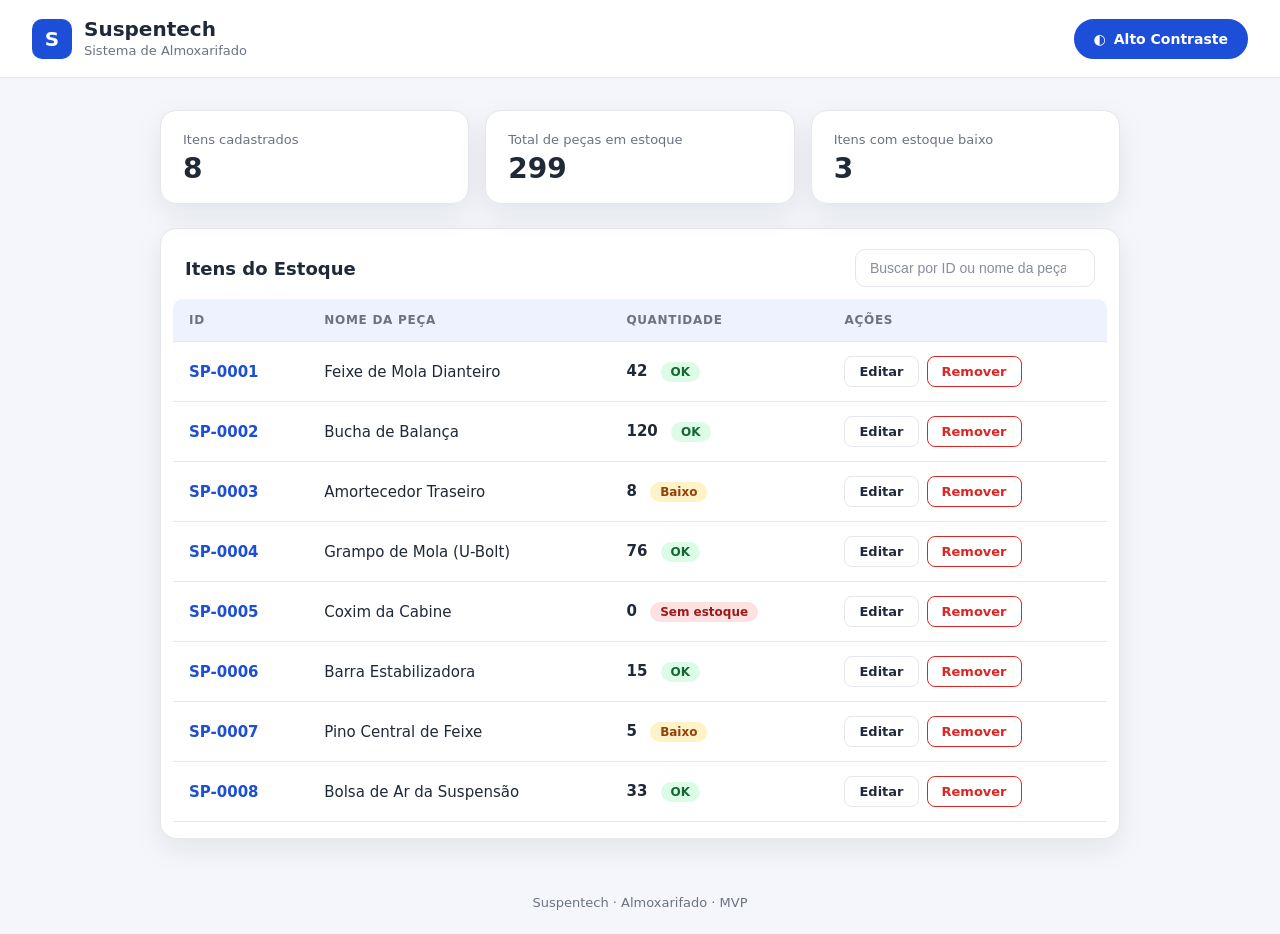
<file: index.html>
<!DOCTYPE html>
<html lang="pt-BR">
<head>
<meta charset="UTF-8">
<meta name="viewport" content="width=device-width, initial-scale=1">
<title>Suspentech | Almoxarifado</title>
<style>
  :root {
    --bg: #f4f6fb;
    --card: #ffffff;
    --text: #1f2937;
    --muted: #6b7280;
    --primary: #1d4ed8;
    --primary-text: #ffffff;
    --border: #e5e7eb;
    --row-hover: #f1f5ff;
    --head-bg: #eef2ff;
    --ok-bg: #dcfce7;   --ok-text: #166534;
    --low-bg: #fef3c7;  --low-text: #92400e;
    --out-bg: #fee2e2;  --out-text: #991b1b;
    --danger: #dc2626;
    --shadow: 0 10px 30px rgba(15, 23, 42, .08);
  }

  /* ===== MODO ALTO CONTRASTE: fundo preto, texto amarelo vivo ===== */
  body.alto-contraste {
    --bg: #000000;
    --card: #000000;
    --text: #ffff00;
    --muted: #ffff00;
    --primary: #ffff00;
    --primary-text: #000000;
    --border: #ffff00;
    --row-hover: #1a1a00;
    --head-bg: #000000;
    --ok-bg: #000000;   --ok-text: #ffff00;
    --low-bg: #000000;  --low-text: #ffff00;
    --out-bg: #000000;  --out-text: #ffff00;
    --danger: #ffff00;
    --shadow: none;
  }
  body.alto-contraste .badge { border: 2px solid #ffff00; }
  body.alto-contraste .card,
  body.alto-contraste input { border: 2px solid #ffff00; }
  body.alto-contraste .btn-sec { border-color: #ffff00; }
  body.alto-contraste .btn-del { border-color: #ffff00; }

  * { box-sizing: border-box; }
  body {
    margin: 0;
    font-family: "Segoe UI", system-ui, -apple-system, Roboto, Arial, sans-serif;
    background: var(--bg);
    color: var(--text);
    transition: background .2s, color .2s;
  }

  header {
    display: flex; align-items: center; justify-content: space-between;
    flex-wrap: wrap; gap: 12px;
    padding: 18px 32px;
    background: var(--card);
    border-bottom: 1px solid var(--border);
  }
  .logo { display: flex; align-items: center; gap: 12px; }
  .logo-mark {
    width: 40px; height: 40px; border-radius: 10px;
    background: var(--primary); color: var(--primary-text);
    display: grid; place-items: center; font-weight: 800; font-size: 20px;
  }
  .logo h1 { margin: 0; font-size: 20px; line-height: 1.1; }
  .logo span { font-size: 13px; color: var(--muted); }

  button { font-family: inherit; cursor: pointer; }
  button:focus-visible, input:focus-visible { outline: 3px solid #f59e0b; outline-offset: 2px; }
  body.alto-contraste button:focus-visible,
  body.alto-contraste input:focus-visible { outline-color: #ffffff; }

  .btn-contrast {
    display: inline-flex; align-items: center; gap: 8px;
    padding: 10px 18px; border-radius: 999px;
    border: 2px solid var(--primary);
    background: var(--primary); color: var(--primary-text);
    font-weight: 700; font-size: 14px;
  }
  body.alto-contraste .btn-contrast { background: #ffff00; color: #000; border-color: #ffff00; }

  main { max-width: 1000px; margin: 32px auto; padding: 0 20px; }

  .summary { display: grid; grid-template-columns: repeat(auto-fit, minmax(200px, 1fr)); gap: 16px; margin-bottom: 24px; }
  .card {
    background: var(--card); border-radius: 16px;
    box-shadow: var(--shadow); border: 1px solid var(--border);
  }
  .stat { padding: 18px 22px; }
  .stat small { color: var(--muted); font-size: 13px; }
  .stat strong { display: block; font-size: 28px; margin-top: 4px; }

  .toolbar {
    display: flex; justify-content: space-between; align-items: center;
    flex-wrap: wrap; gap: 12px; padding: 20px 24px 12px;
  }
  .toolbar h2 { margin: 0; font-size: 18px; }
  .toolbar input {
    padding: 10px 14px; border-radius: 10px; min-width: 240px;
    border: 1px solid var(--border); background: var(--card); color: var(--text); font-size: 14px;
  }
  .toolbar input::placeholder { color: var(--muted); opacity: .8; }

  .table-wrap { overflow-x: auto; padding: 0 12px 16px; }
  table { width: 100%; border-collapse: collapse; }
  th, td { padding: 14px 16px; text-align: left; font-size: 15px; }
  thead th {
    background: var(--head-bg); color: var(--muted);
    font-size: 12px; text-transform: uppercase; letter-spacing: .06em;
    border-bottom: 1px solid var(--border);
  }
  thead th:first-child { border-top-left-radius: 10px; }
  thead th:last-child  { border-top-right-radius: 10px; }
  tbody tr { border-bottom: 1px solid var(--border); transition: background .15s; }
  tbody tr:hover { background: var(--row-hover); }
  td.id { font-weight: 700; color: var(--primary); }
  td.qtd { font-variant-numeric: tabular-nums; font-weight: 600; }

  .badge { display: inline-block; padding: 3px 10px; border-radius: 999px; font-size: 12px; font-weight: 700; margin-left: 8px; }
  .badge.ok  { background: var(--ok-bg);  color: var(--ok-text); }
  .badge.low { background: var(--low-bg); color: var(--low-text); }
  .badge.out { background: var(--out-bg); color: var(--out-text); }

  .acoes { display: flex; gap: 8px; }
  .btn-sec, .btn-del {
    padding: 7px 14px; border-radius: 8px; font-size: 13px; font-weight: 600;
    background: transparent; border: 1px solid var(--border); color: var(--text);
  }
  .btn-sec:hover { background: var(--primary); color: var(--primary-text); border-color: var(--primary); }
  .btn-del { color: var(--danger); border-color: var(--danger); }
  .btn-del:hover { background: var(--danger); color: #fff; }
  body.alto-contraste .btn-del:hover { color: #000; }

  .vazio { text-align: center; color: var(--muted); padding: 28px; display: none; }
  footer { text-align: center; color: var(--muted); font-size: 13px; padding: 24px; }

  @media (max-width: 600px) {
    header { padding: 14px 16px; }
    th, td { padding: 12px 10px; font-size: 14px; }
  }
</style>
</head>
<body>

<header>
  <div class="logo">
    <div class="logo-mark">S</div>
    <div>
      <h1>Suspentech</h1>
      <span>Sistema de Almoxarifado</span>
    </div>
  </div>
  <button id="btnContraste" class="btn-contrast" aria-pressed="false" type="button">
    <span aria-hidden="true">◐</span> Alto Contraste
  </button>
</header>

<main>
  <section class="summary" aria-label="Resumo do estoque">
    <div class="card stat"><small>Itens cadastrados</small><strong id="totItens">0</strong></div>
    <div class="card stat"><small>Total de peças em estoque</small><strong id="totPecas">0</strong></div>
    <div class="card stat"><small>Itens com estoque baixo</small><strong id="totBaixo">0</strong></div>
  </section>

  <section class="card" aria-label="Listagem de itens do estoque">
    <div class="toolbar">
      <h2>Itens do Estoque</h2>
      <input type="search" id="busca" placeholder="Buscar por ID ou nome da peça..." aria-label="Buscar item">
    </div>
    <div class="table-wrap">
      <table>
        <thead>
          <tr>
            <th scope="col">ID</th>
            <th scope="col">Nome da Peça</th>
            <th scope="col">Quantidade</th>
            <th scope="col">Ações</th>
          </tr>
        </thead>
        <tbody id="corpo"></tbody>
      </table>
      <p class="vazio" id="vazio">Nenhum item encontrado.</p>
    </div>
  </section>
</main>

<footer>Suspentech · Almoxarifado · MVP</footer>

<script>
  // ---------- Dados de exemplo ----------
  let itens = [
    { id: "SP-0001", nome: "Feixe de Mola Dianteiro",       qtd: 42 },
    { id: "SP-0002", nome: "Bucha de Balança",              qtd: 120 },
    { id: "SP-0003", nome: "Amortecedor Traseiro",          qtd: 8 },
    { id: "SP-0004", nome: "Grampo de Mola (U-Bolt)",       qtd: 76 },
    { id: "SP-0005", nome: "Coxim da Cabine",               qtd: 0 },
    { id: "SP-0006", nome: "Barra Estabilizadora",          qtd: 15 },
    { id: "SP-0007", nome: "Pino Central de Feixe",         qtd: 5 },
    { id: "SP-0008", nome: "Bolsa de Ar da Suspensão",      qtd: 33 }
  ];

  const LIMITE_BAIXO = 10;
  const corpo = document.getElementById("corpo");
  const vazio = document.getElementById("vazio");
  const busca = document.getElementById("busca");

  function status(q) {
    if (q === 0) return '<span class="badge out">Sem estoque</span>';
    if (q <= LIMITE_BAIXO) return '<span class="badge low">Baixo</span>';
    return '<span class="badge ok">OK</span>';
  }

  function escapar(t) {
    return String(t).replace(/[&<>"']/g, c => ({ "&":"&amp;", "<":"&lt;", ">":"&gt;", '"':"&quot;", "'":"&#39;" }[c]));
  }

  function render() {
    const termo = busca.value.trim().toLowerCase();
    const lista = itens.filter(i => i.id.toLowerCase().includes(termo) || i.nome.toLowerCase().includes(termo));

    corpo.innerHTML = lista.map(i => `
      <tr>
        <td class="id">${escapar(i.id)}</td>
        <td>${escapar(i.nome)}</td>
        <td class="qtd">${i.qtd} ${status(i.qtd)}</td>
        <td>
          <div class="acoes">
            <button class="btn-sec" data-acao="editar" data-id="${escapar(i.id)}" type="button">Editar</button>
            <button class="btn-del" data-acao="remover" data-id="${escapar(i.id)}" type="button">Remover</button>
          </div>
        </td>
      </tr>`).join("");

    vazio.style.display = lista.length ? "none" : "block";

    document.getElementById("totItens").textContent = itens.length;
    document.getElementById("totPecas").textContent = itens.reduce((s, i) => s + i.qtd, 0);
    document.getElementById("totBaixo").textContent = itens.filter(i => i.qtd <= LIMITE_BAIXO).length;
  }

  corpo.addEventListener("click", e => {
    const btn = e.target.closest("button");
    if (!btn) return;
    const item = itens.find(i => i.id === btn.dataset.id);
    if (!item) return;

    if (btn.dataset.acao === "remover") {
      itens = itens.filter(i => i.id !== item.id);
    } else if (btn.dataset.acao === "editar") {
      const novo = prompt("Nova quantidade para " + item.nome + ":", item.qtd);
      const n = parseInt(novo, 10);
      if (novo !== null && !isNaN(n) && n >= 0) item.qtd = n;
    }
    render();
  });

  busca.addEventListener("input", render);

  // ---------- Alto Contraste ----------
  const btnContraste = document.getElementById("btnContraste");

  function aplicarContraste(ativo) {
    document.body.classList.toggle("alto-contraste", ativo);
    btnContraste.setAttribute("aria-pressed", ativo);
    btnContraste.lastChild.textContent = ativo ? " Contraste Normal" : " Alto Contraste";
    try { localStorage.setItem("altoContraste", ativo ? "1" : "0"); } catch (e) {}
  }

  btnContraste.addEventListener("click", () => {
    aplicarContraste(!document.body.classList.contains("alto-contraste"));
  });

  try {
    if (localStorage.getItem("altoContraste") === "1") aplicarContraste(true);
  } catch (e) {}

  render();
</script>
</body>
</html>
</file>
